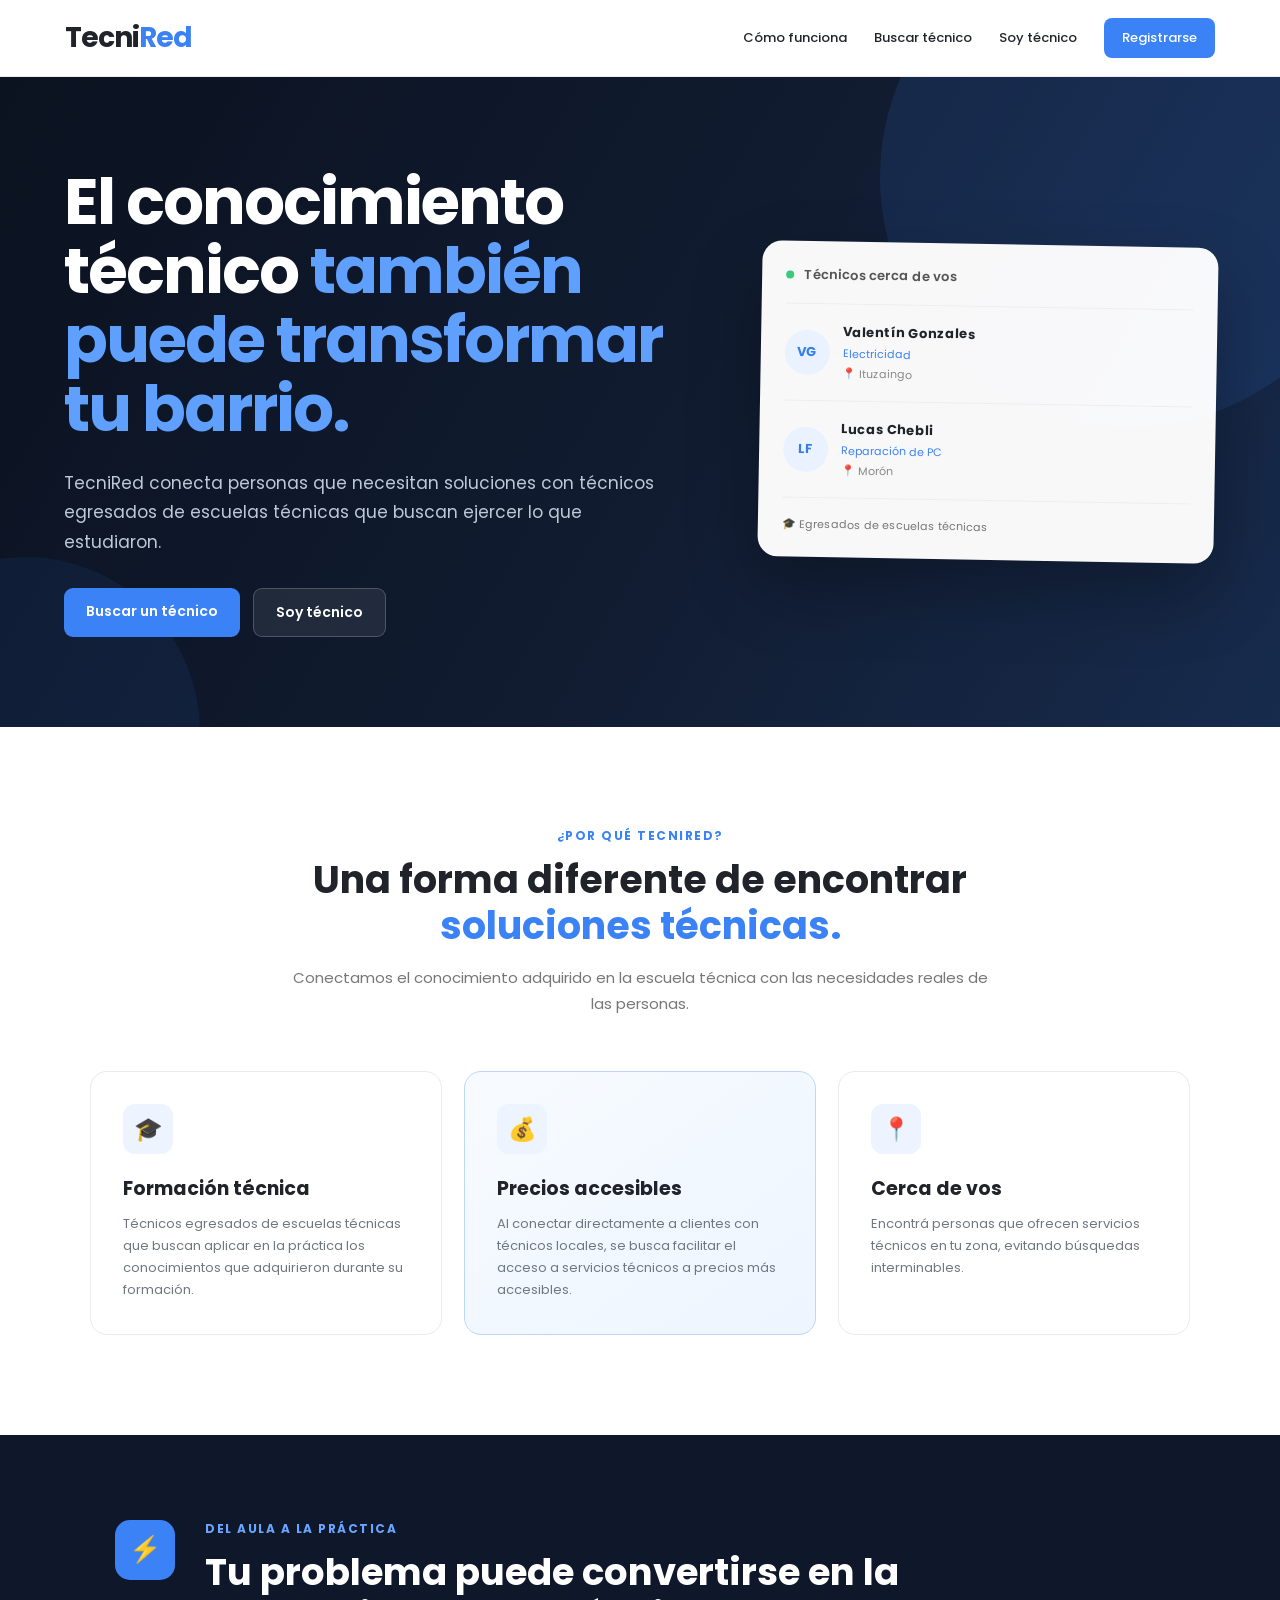
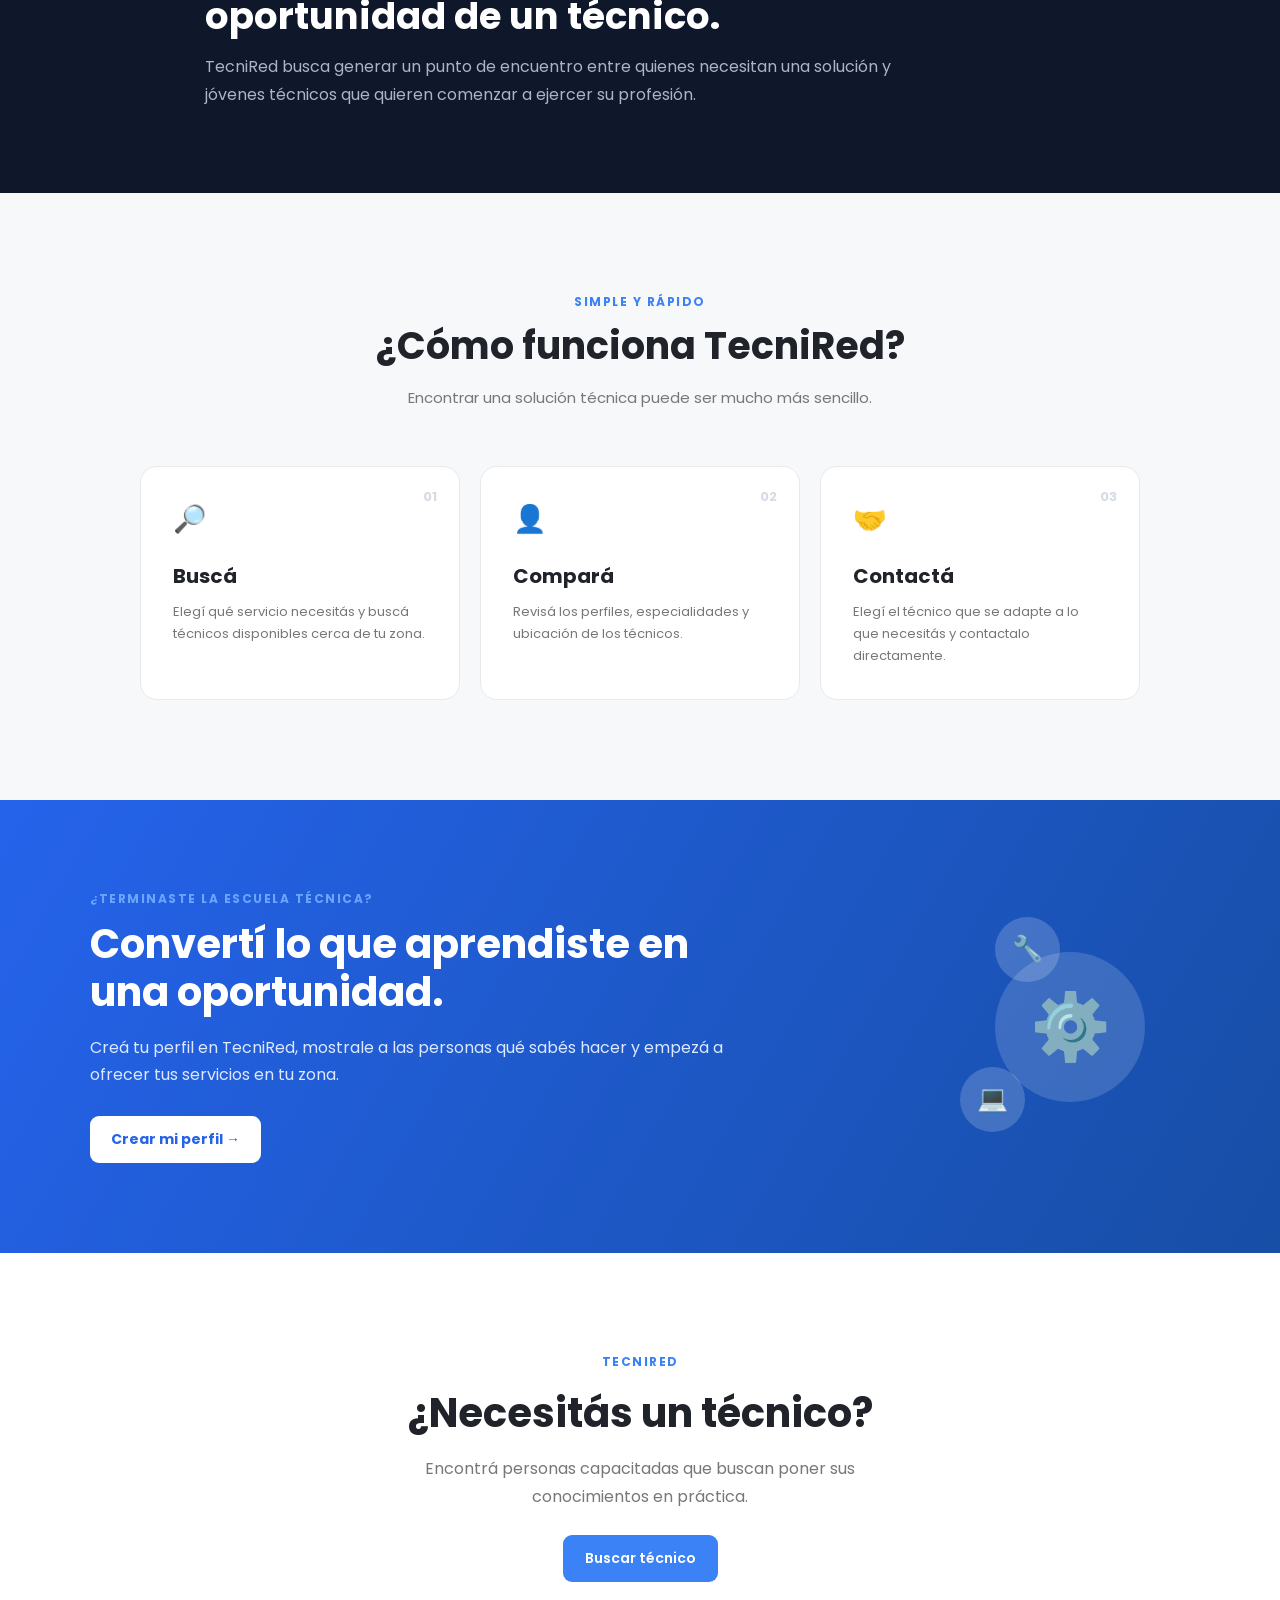
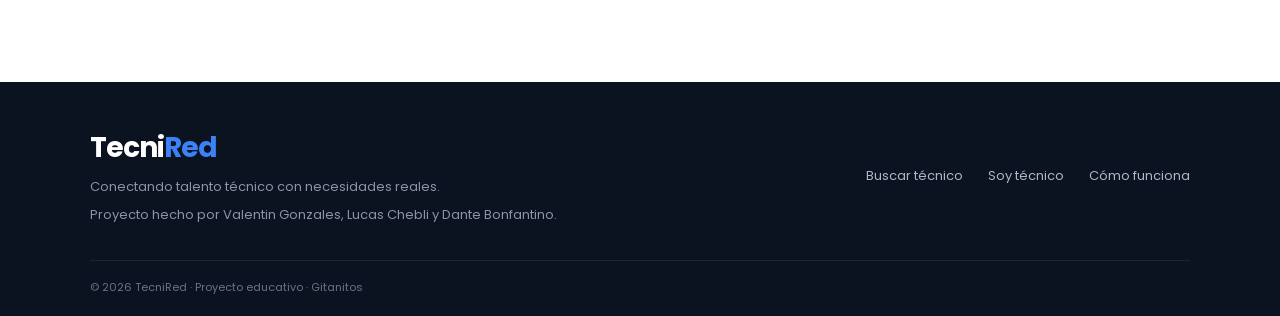
<file: index.html>
<!DOCTYPE html>
<html lang="es">

<head>

    <meta charset="UTF-8">

    <meta name="viewport" content="width=device-width, initial-scale=1.0">

    <title>TecniRed | Técnicos cerca tuyo</title>

    <link rel="stylesheet" href="style.css">

</head>


<body>




<header class="navbar">

    <div class="nav-container">

        <a href="index.html" class="logo">
            Tecni<span>Red</span>
        </a>


        <nav class="nav-links">

            <a href="#como-funciona">
                Cómo funciona
            </a>

            <a href="tecnicos.html" target="_blank">
                Buscar técnico
            </a>

            <a href="registro.html" target="_blank">
                Soy técnico
            </a>

            <a href="registro.html"
               target="_blank"
               class="btn-register">

                Registrarse

            </a>

        </nav>

    </div>

</header>



<main>


<section class="hero-fixar">

    <div class="hero-overlay"></div>


    <div class="hero-container">


        <div class="hero-text">


            <h1>

                El conocimiento técnico
                <span>también puede transformar tu barrio.</span>

            </h1>


            <p class="hero-description">

                TecniRed conecta personas que necesitan soluciones
                con técnicos egresados de escuelas técnicas que
                buscan ejercer lo que estudiaron.

            </p>
 
            <div class="hero-buttons">

                <a href="tecnicos.html"
                   target="_blank"
                   class="main-button">

                    Buscar un técnico

                </a>


                <a href="registro.html"
                   target="_blank"
                   class="secondary-button">

                    Soy técnico

                </a>

            </div>


        </div>



        <div class="hero-card">

            <div class="hero-card-top">

                <span class="status-dot"></span>

                Técnicos cerca de vos

            </div>


            <div class="mini-technician">

                <div class="mini-avatar">
                    VG
                </div>


                <div>

                    <strong>
                        Valentín Gonzales
                    </strong>

                    <span>
                        Electricidad
                    </span>

                    <small>
                        📍 Ituzaingo
                    </small>

                </div>


            </div>


            <div class="mini-technician">

                <div class="mini-avatar">
                    LF
                </div>


                <div>

                    <strong>
                        Lucas Chebli
                    </strong>

                    <span>
                        Reparación de PC
                    </span>

                    <small>
                        📍 Morón
                    </small>

                </div>


            </div>


            <div class="hero-card-footer">

                <span>
                    🎓 Egresados de escuelas técnicas
                </span>

            </div>

        </div>

    </div>

</section>





<section class="value-section">

    <div class="section-heading">

        <span class="section-tag">
            ¿Por qué TecniRed?
        </span>


        <h2>
            Una forma diferente de encontrar
            <span>soluciones técnicas.</span>
        </h2>


        <p>
            Conectamos el conocimiento adquirido en la escuela
            técnica con las necesidades reales de las personas.
        </p>

    </div>



    <div class="value-grid">


        <article class="value-card">

            <div class="value-icon">
                🎓
            </div>

            <h3>
                Formación técnica
            </h3>

            <p>
                Técnicos egresados de escuelas técnicas que
                buscan aplicar en la práctica los conocimientos
                que adquirieron durante su formación.
            </p>

        </article>



        <article class="value-card featured">

            <div class="value-icon">
                💰
            </div>

            <h3>
                Precios accesibles
            </h3>

            <p>
                Al conectar directamente a clientes con técnicos
                locales, se busca facilitar el acceso a servicios
                técnicos a precios más accesibles.
            </p>

        </article>



        <article class="value-card">

            <div class="value-icon">
                📍
            </div>

            <h3>
                Cerca de vos
            </h3>

            <p>
                Encontrá personas que ofrecen servicios técnicos
                en tu zona, evitando búsquedas interminables.
            </p>

        </article>


    </div>

</section>





<section class="highlight-section">

    <div class="highlight-content">

        <span class="highlight-icon">
            ⚡
        </span>


        <div>

            <span class="section-tag light">
                Del aula a la práctica
            </span>


            <h2>
                Tu problema puede convertirse
                en la oportunidad de un técnico.
            </h2>


            <p>
                TecniRed busca generar un punto de encuentro entre
                quienes necesitan una solución y jóvenes técnicos
                que quieren comenzar a ejercer su profesión.
            </p>

        </div>

    </div>

</section>




<section id="como-funciona"
         class="steps-section">


    <div class="section-heading">

        <span class="section-tag">
            Simple y rápido
        </span>


        <h2>
            ¿Cómo funciona TecniRed?
        </h2>


        <p>
            Encontrar una solución técnica puede ser mucho más sencillo.
        </p>

    </div>



    <div class="steps-grid">


        <article class="step-card">

            <span class="step-number">
                01
            </span>


            <div class="step-icon">
                🔎
            </div>


            <h3>
                Buscá
            </h3>


            <p>
                Elegí qué servicio necesitás y buscá
                técnicos disponibles cerca de tu zona.
            </p>

        </article>



        <article class="step-card">

            <span class="step-number">
                02
            </span>


            <div class="step-icon">
                👤
            </div>


            <h3>
                Compará
            </h3>


            <p>
                Revisá los perfiles, especialidades y
                ubicación de los técnicos.
            </p>

        </article>



        <article class="step-card">

            <span class="step-number">
                03
            </span>


            <div class="step-icon">
                🤝
            </div>


            <h3>
                Contactá
            </h3>


            <p>
                Elegí el técnico que se adapte a lo que
                necesitás y contactalo directamente.
            </p>

        </article>


    </div>

</section>





<section class="technician-cta">

    <div class="technician-cta-content">


        <div>

            <span class="section-tag light">
                ¿Terminaste la escuela técnica?
            </span>


            <h2>
                Convertí lo que aprendiste
                en una oportunidad.
            </h2>


            <p>
                Creá tu perfil en TecniRed, mostrale a las personas
                qué sabés hacer y empezá a ofrecer tus servicios
                en tu zona.
            </p>


            <a href="registro.html"
               target="_blank"
               class="cta-white">

                Crear mi perfil →

            </a>

        </div>


        <div class="technician-illustration">

            <div class="circle-tech">
                ⚙️
            </div>

            <div class="circle-tech small">
                🔧
            </div>

            <div class="circle-tech small second">
                💻
            </div>

        </div>


    </div>

</section>



<section class="final-cta">

    <span class="section-tag">
        TecniRed
    </span>


    <h2>
        ¿Necesitás un técnico?
    </h2>


    <p>
        Encontrá personas capacitadas que buscan
        poner sus conocimientos en práctica.
    </p>


    <a href="tecnicos.html"
       target="_blank"
       class="main-button">

        Buscar técnico

    </a>

</section>


</main>





<footer>

    <div class="footer-content">

        <div>

            <a href="index.html" class="logo">
                Tecni<span>Red</span>
            </a>

            <p>
                Conectando talento técnico con
                necesidades reales.
            </p>
            <p>
                Proyecto hecho por Valentin Gonzales, Lucas Chebli y Dante Bonfantino.
            </p>

        </div>


        <div class="footer-links">

            <a href="tecnicos.html">
                Buscar técnico
            </a>

            <a href="registro.html">
                Soy técnico
            </a>

            <a href="#como-funciona">
                Cómo funciona
            </a>

        </div>

    </div>


    <div class="footer-bottom">

        © 2026 TecniRed · Proyecto educativo · Gitanitos

    </div>

</footer>


</body>

</html>
</file>
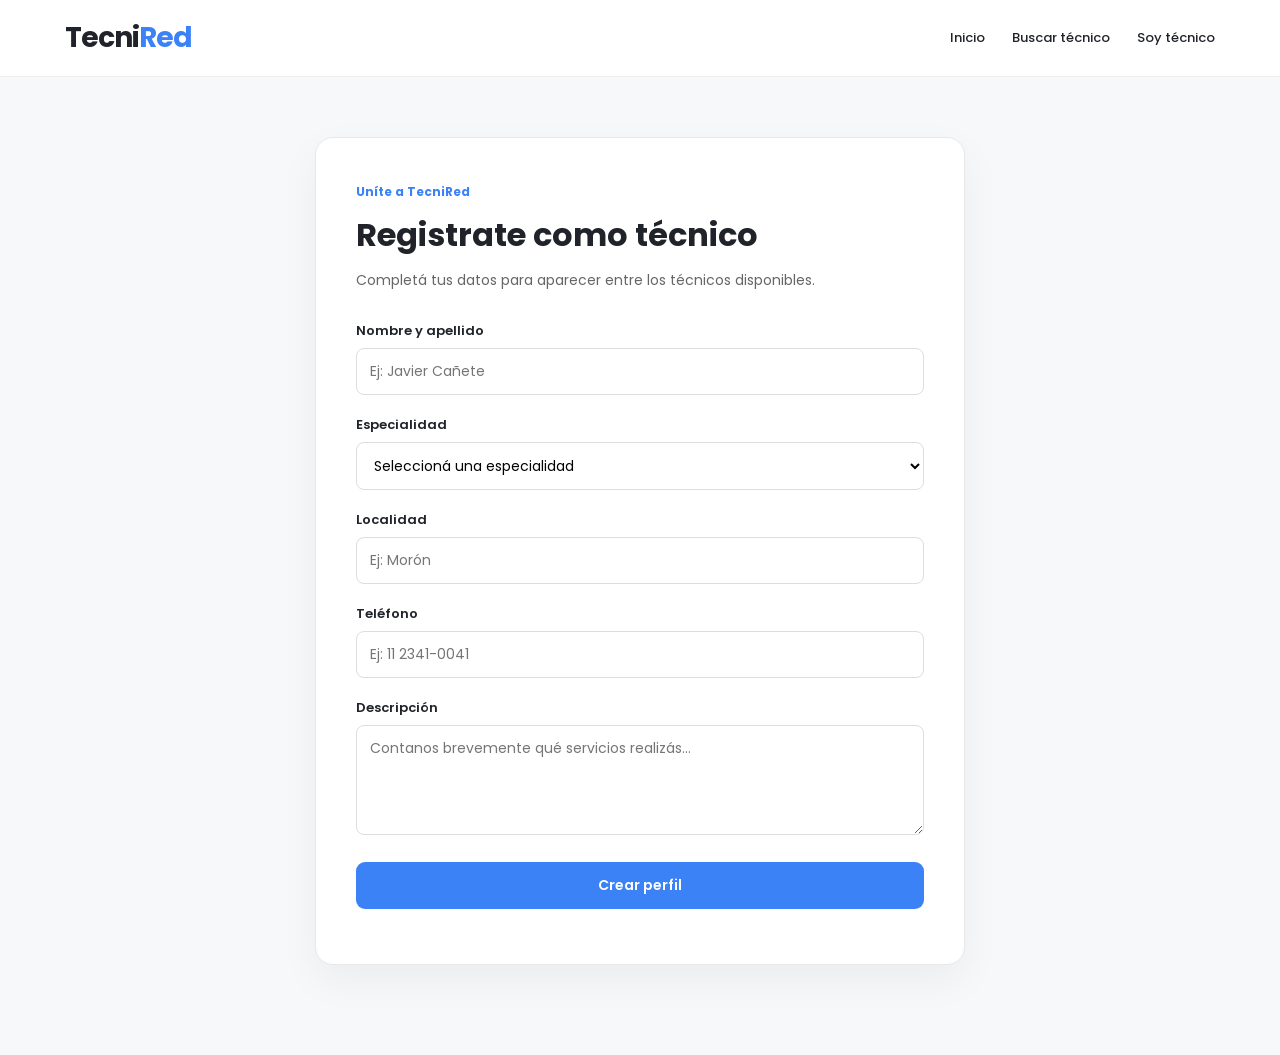
<file: registro.html>
<!DOCTYPE html>
<html lang="es">

<head>

    <meta charset="UTF-8">

    <meta name="viewport"
          content="width=device-width, initial-scale=1.0">

    <title>TecniRed | Registrarse</title>

    <link rel="stylesheet"
          href="style.css">

</head>


<body>


<header class="navbar">

    <div class="nav-container">

        <a href="index.html"
           class="logo">
            Tecni<span>Red</span>
        </a>

        <nav class="nav-links">

            <a href="index.html">
                Inicio
            </a>

            <a href="tecnicos.html">
                Buscar técnico
            </a>

            <a href="registro.html">
                Soy técnico
            </a>

        </nav>

    </div>

</header>


<main class="registro-page">


    <section class="registro-box">

        <div class="registro-title">

            <span class="hero-tag">
                Uníte a TecniRed
            </span>

            <h1>
                Registrate como técnico
            </h1>

            <p>
                Completá tus datos para aparecer
                entre los técnicos disponibles.
            </p>

        </div>


        <form id="formRegistro">


            <div class="form-group">

                <label for="nombre">
                    Nombre y apellido
                </label>

                <input
                    type="text"
                    id="nombre"
                    placeholder="Ej: Javier Cañete"
                    required>

            </div>


            <div class="form-group">

                <label for="especialidad">
                    Especialidad
                </label>

                <select
                    id="especialidad"
                    required>

                    <option value="">
                        Seleccioná una especialidad
                    </option>

                    <option value="Electricidad">
                        Electricidad
                    </option>

                    <option value="Plomería">
                        Plomería
                    </option>

                    <option value="Reparación de PC">
                        Reparación de PC
                    </option>

                    <option value="Celulares">
                        Reparación de celulares
                    </option>

                    <option value="Aire acondicionado">
                        Aire acondicionado
                    </option>

                    <option value="Electrónica">
                        Electrónica
                    </option>

                    <option value="Otros">
                        Otros
                    </option>

                </select>

            </div>


            <div class="form-group">

                <label for="ubicacion">
                    Localidad
                </label>

                <input
                    type="text"
                    id="ubicacion"
                    placeholder="Ej: Morón"
                    required>

            </div>


            <div class="form-group">

                <label for="telefono">
                    Teléfono
                </label>

                <input
                    type="tel"
                    id="telefono"
                    placeholder="Ej: 11 2341-0041"
                    required>

            </div>


            <div class="form-group">

                <label for="descripcion">
                    Descripción
                </label>

                <textarea
                    id="descripcion"
                    placeholder="Contanos brevemente qué servicios realizás..."
                    rows="4"
                    required></textarea>

            </div>


            <button
                type="submit"
                class="main-button full-button">

                Crear perfil

            </button>


            <p
                id="mensajeRegistro"
                class="mensaje-registro">
            </p>


        </form>

    </section>

</main>


<script src="script.js"></script>

</body>
</html>
</file>
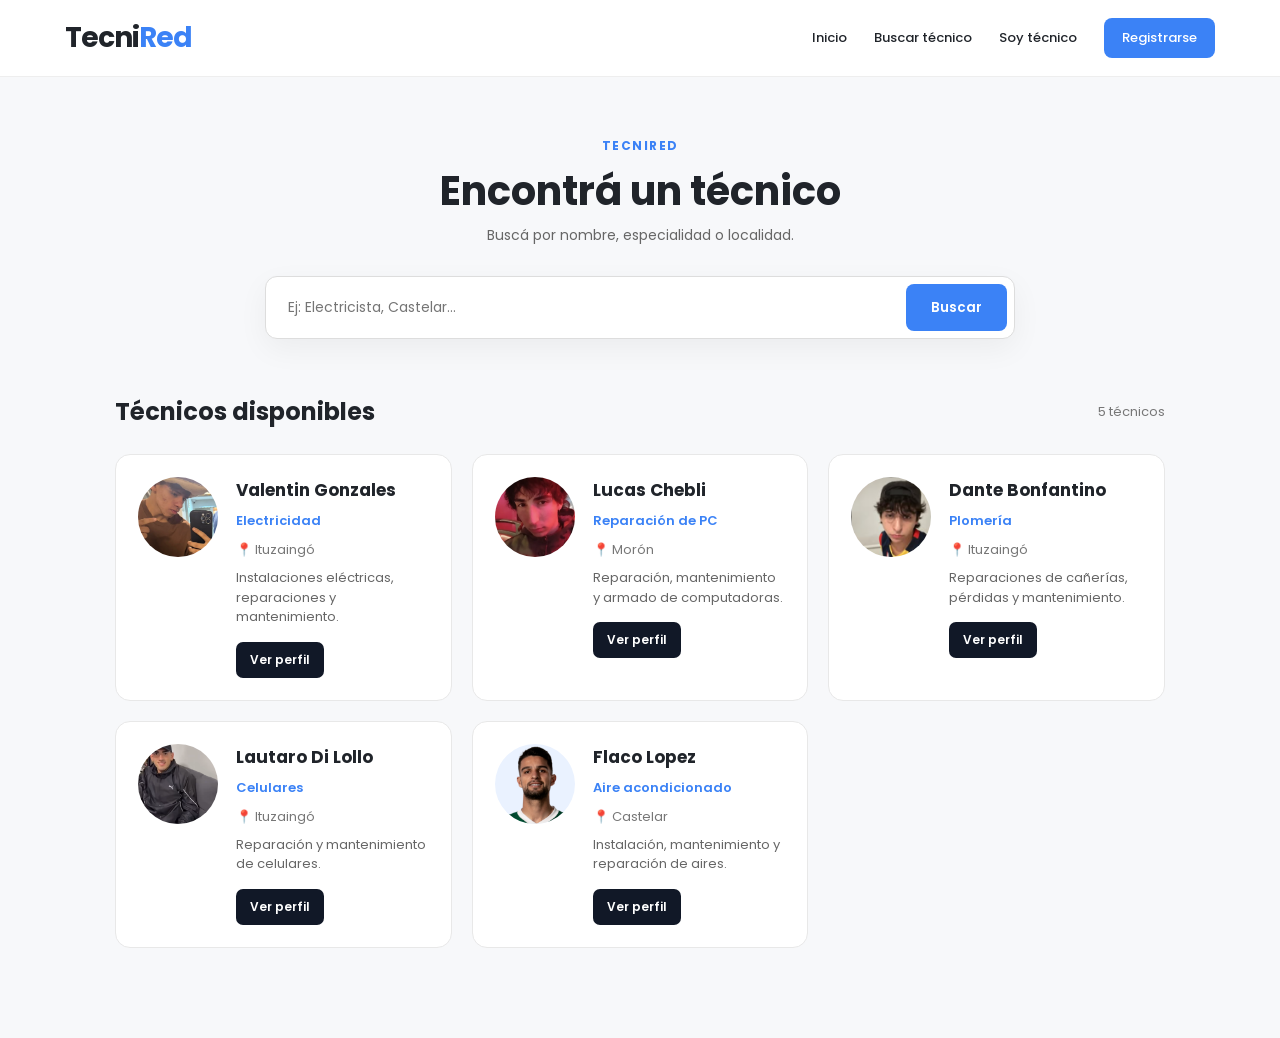
<file: tecnicos.html>
<!DOCTYPE html>
<html lang="es">

<head>

    <meta charset="UTF-8">

    <meta name="viewport"
          content="width=device-width, initial-scale=1.0">

    <title>TecniRed | Buscar técnico</title>

    <link rel="stylesheet"
          href="style.css">

</head>


<body>


<header class="navbar">

    <div class="nav-container">

        <a href="index.html"
           class="logo">
            Tecni<span>Red</span>
        </a>

        <nav class="nav-links">

            <a href="index.html">
                Inicio
            </a>

            <a href="tecnicos.html">
                Buscar técnico
            </a>

            <a href="registro.html"
               target="_blank">
                Soy técnico
            </a>

            <a href="registro.html"
               target="_blank"
               class="btn-register">
                Registrarse
            </a>

        </nav>

    </div>

</header>


<main class="tecnicos-page">


    <section class="search-header">

        <span class="hero-tag">
            TecniRed
        </span>

        <h1>
            Encontrá un técnico
        </h1>

        <p>
            Buscá por nombre, especialidad o localidad.
        </p>


        <div class="search-container">

            <input
                type="text"
                id="busqueda"
                placeholder="Ej: Electricista, Castelar..."
                autocomplete="off"
            >

            <button
                type="button"
                id="botonBuscar">
                Buscar
            </button>

        </div>

    </section>


    <section class="results-section">

        <div class="results-top">

            <h2>
                Técnicos disponibles
            </h2>

            <span id="cantidadResultados">
                0 técnicos
            </span>

        </div>


        <div
            id="resultados"
            class="technicians-grid">
        </div>


        <div
            id="sinResultados"
            class="sin-resultados">

            <h3>
                No encontramos técnicos
            </h3>

            <p>
                Probá buscando otra especialidad o localidad.
            </p>

        </div>

    </section>

</main>


<script src="script.js"></script>

</body>
</html>
</file>
<file: style.css>
@import url('https://fonts.googleapis.com/css2?family=Poppins:wght@400;500;600;700&display=swap');



* {
    margin: 0;
    padding: 0;
    box-sizing: border-box;
}


html {
    scroll-behavior: smooth;
}


body {
    font-family: 'Poppins', sans-serif;
    background: #f7f8fa;
    color: #20242a;
}


a {
    text-decoration: none;
    color: inherit;
}


button,
input,
select,
textarea {
    font-family: inherit;
}



.navbar {
    background: white;

    border-bottom: 1px solid #eeeeee;

    position: sticky;
    top: 0;

    z-index: 1000;
}


.nav-container {
    max-width: 1200px;

    margin: auto;

    padding: 17px 25px;

    display: flex;

    align-items: center;

    justify-content: space-between;
}


.logo {
    font-size: 28px;

    font-weight: 700;

    letter-spacing: -1px;
}


.logo span {
    color: #3b82f6;
}


.nav-links {
    display: flex;

    align-items: center;

    gap: 27px;
}


.nav-links a {
    font-size: 13px;

    font-weight: 500;

    transition: .2s;
}


.nav-links a:hover {
    color: #3b82f6;
}


.btn-register {
    background: #3b82f6;

    color: white !important;

    padding: 10px 18px;

    border-radius: 8px;
}


.btn-register:hover {
    background: #2563eb;
}



.main-button,
.secondary-button {
    display: inline-block;

    padding: 13px 22px;

    border-radius: 9px;

    font-size: 14px;

    font-weight: 600;

    border: none;

    cursor: pointer;

    transition: .2s;
}


.main-button {
    background: #3b82f6;

    color: white;
}


.main-button:hover {
    background: #2563eb;

    transform: translateY(-1px);
}


.secondary-button {
    background: rgba(255,255,255,.08);

    color: white;

    border: 1px solid rgba(255,255,255,.2);
}


.secondary-button:hover {
    background: rgba(255,255,255,.15);
}


.full-button {
    width: 100%;
}



.hero-fixar {
    min-height: 650px;

    position: relative;

    overflow: hidden;

    display: flex;

    align-items: center;

    background:
        linear-gradient(
            120deg,
            #0b1220 0%,
            #111c31 55%,
            #172b4d 100%
        );
}


.hero-fixar::before {
    content: "";

    position: absolute;

    width: 500px;
    height: 500px;

    border-radius: 50%;

    background: rgba(59,130,246,.12);

    right: -100px;
    top: -150px;
}


.hero-fixar::after {
    content: "";

    position: absolute;

    width: 350px;
    height: 350px;

    border-radius: 50%;

    background: rgba(59,130,246,.08);

    left: -150px;
    bottom: -180px;
}


.hero-container {
    width: 1200px;

    max-width: 90%;

    margin: auto;

    display: grid;

    grid-template-columns: 1.15fr .85fr;

    align-items: center;

    gap: 80px;

    position: relative;

    z-index: 2;
}


.hero-text {
    max-width: 700px;
}


.hero-badge {
    display: inline-flex;

    padding: 8px 14px;

    border-radius: 30px;

    background: rgba(255,255,255,.08);

    border: 1px solid rgba(255,255,255,.12);

    color: #bcd6ff;

    font-size: 13px;

    font-weight: 600;

    margin-bottom: 22px;
}


.hero-text h1 {
    color: white;

    font-size: clamp(42px, 5vw, 64px);

    line-height: 1.08;

    letter-spacing: -2px;

    margin-bottom: 25px;
}


.hero-text h1 span {
    color: #5fa0ff;
}


.hero-description {
    color: #bdc8d8;

    font-size: 17px;

    line-height: 1.75;

    max-width: 650px;

    margin-bottom: 30px;
}


.hero-buttons {
    display: flex;

    gap: 13px;
}


.hero-note {
    color: #aebbd0;

    font-size: 13px;

    margin-top: 20px;
}


.hero-note span {
    color: #55d98b;

    margin-right: 5px;
}



.hero-card {
    background: rgba(255,255,255,.97);

    border-radius: 20px;

    padding: 24px;

    box-shadow:
        0 30px 70px rgba(0,0,0,.3);

    transform: rotate(1deg);
}


.hero-card-top {
    font-size: 13px;

    font-weight: 600;

    color: #555;

    padding-bottom: 18px;

    border-bottom: 1px solid #eee;
}


.status-dot {
    display: inline-block;

    width: 8px;
    height: 8px;

    border-radius: 50%;

    background: #39c978;

    margin-right: 7px;
}


.mini-technician {
    display: flex;

    align-items: center;

    gap: 13px;

    padding: 18px 0;

    border-bottom: 1px solid #eee;
}


.mini-avatar {
    width: 45px;
    height: 45px;

    flex-shrink: 0;

    border-radius: 50%;

    background: #eaf2ff;

    color: #367fe8;

    display: flex;

    align-items: center;

    justify-content: center;

    font-size: 13px;

    font-weight: 700;
}


.mini-technician div:nth-child(2) {
    flex: 1;
}


.mini-technician strong {
    display: block;

    font-size: 13px;

    margin-bottom: 3px;
}


.mini-technician span {
    display: block;

    color: #3b82f6;

    font-size: 11px;
}


.mini-technician small {
    display: block;

    color: #888;

    font-size: 11px;

    margin-top: 3px;
}


.mini-arrow {
    color: #3b82f6;

    font-size: 20px !important;
}


.hero-card-footer {
    padding-top: 18px;

    color: #777;

    font-size: 11px;
}



.section-heading {
    max-width: 700px;

    margin: 0 auto 55px;

    text-align: center;
}


.section-tag {
    display: block;

    color: #3b82f6;

    font-size: 12px;

    text-transform: uppercase;

    letter-spacing: 1.5px;

    font-weight: 700;

    margin-bottom: 12px;
}


.section-tag.light {
    color: #6ba5ff;
}


.section-heading h2 {
    font-size: 38px;

    line-height: 1.2;

    margin-bottom: 17px;
}


.section-heading h2 span {
    color: #3b82f6;
}


.section-heading p {
    color: #777;

    line-height: 1.7;

    font-size: 15px;
}



.value-section {
    padding: 100px 25px;

    background: white;
}


.value-grid {
    max-width: 1100px;

    margin: auto;

    display: grid;

    grid-template-columns:
        repeat(3, 1fr);

    gap: 22px;
}


.value-card {
    padding: 32px;

    border: 1px solid #e8ebef;

    border-radius: 17px;

    background: #fff;

    transition: .25s;
}


.value-card:hover {
    transform: translateY(-5px);

    box-shadow:
        0 15px 40px rgba(0,0,0,.07);
}


.value-card.featured {
    border-color: #bcd7ff;

    background:
        linear-gradient(
            145deg,
            #f7fbff,
            #eef5ff
        );
}


.value-icon {
    width: 50px;
    height: 50px;

    border-radius: 12px;

    background: #edf4ff;

    display: flex;

    align-items: center;

    justify-content: center;

    font-size: 23px;

    margin-bottom: 20px;
}


.value-card h3 {
    font-size: 19px;

    margin-bottom: 10px;
}


.value-card p {
    color: #707780;

    line-height: 1.7;

    font-size: 13px;
}



.highlight-section {
    padding: 85px 25px;

    background: #0f172a;
}


.highlight-content {
    max-width: 1050px;

    margin: auto;

    display: flex;

    align-items: flex-start;

    gap: 30px;
}


.highlight-icon {
    width: 60px;
    height: 60px;

    flex-shrink: 0;

    border-radius: 15px;

    background: #3b82f6;

    display: flex;

    align-items: center;

    justify-content: center;

    font-size: 26px;
}


.highlight-content h2 {
    color: white;

    font-size: 37px;

    line-height: 1.2;

    max-width: 750px;

    margin-bottom: 15px;
}


.highlight-content p {
    color: #aab5c5;

    line-height: 1.7;

    max-width: 720px;
}


.steps-section {
    padding: 100px 25px;

    background: #f7f8fa;
}


.steps-grid {
    max-width: 1000px;

    margin: auto;

    display: grid;

    grid-template-columns:
        repeat(3, 1fr);

    gap: 20px;
}


.step-card {
    position: relative;

    background: white;

    padding: 32px;

    border-radius: 17px;

    border: 1px solid #e7e9ed;
}


.step-number {
    position: absolute;

    top: 20px;
    right: 22px;

    color: #d6dce5;

    font-weight: 700;

    font-size: 13px;
}


.step-icon {
    font-size: 27px;

    margin-bottom: 22px;
}


.step-card h3 {
    font-size: 20px;

    margin-bottom: 10px;
}


.step-card p {
    color: #777;

    font-size: 13px;

    line-height: 1.7;
}



.technician-cta {
    padding: 90px 25px;

    background:
        linear-gradient(
            120deg,
            #2563eb,
            #174ea6
        );
}


.technician-cta-content {
    max-width: 1100px;

    margin: auto;

    display: flex;

    align-items: center;

    justify-content: space-between;

    gap: 50px;
}


.technician-cta h2 {
    color: white;

    font-size: 40px;

    line-height: 1.2;

    max-width: 650px;

    margin-bottom: 18px;
}


.technician-cta p {
    color: #dce9ff;

    max-width: 650px;

    line-height: 1.7;

    margin-bottom: 28px;
}


.cta-white {
    display: inline-block;

    background: white;

    color: #2563eb;

    padding: 13px 21px;

    border-radius: 9px;

    font-weight: 700;

    font-size: 14px;
}


.technician-illustration {
    width: 230px;
    height: 230px;

    position: relative;
}


.circle-tech {
    width: 150px;
    height: 150px;

    position: absolute;

    top: 40px;
    left: 35px;

    border-radius: 50%;

    background: rgba(255,255,255,.15);

    display: flex;

    align-items: center;

    justify-content: center;

    font-size: 65px;
}


.circle-tech.small {
    width: 65px;
    height: 65px;

    top: 5px;
    right: 5px;

    font-size: 25px;

    background: rgba(255,255,255,.18);
}


.circle-tech.second {
    top: auto;
    right: auto;

    bottom: 10px;
    left: 0;
}



.final-cta {
    text-align: center;

    padding: 100px 25px;

    background: white;
}


.final-cta h2 {
    font-size: 40px;

    margin-bottom: 12px;
}


.final-cta p {
    color: #777;

    max-width: 550px;

    margin: 0 auto 25px;

    line-height: 1.7;
}



footer {
    background: #0b1220;

    color: white;

    padding: 45px 25px 20px;
}


.footer-content {
    max-width: 1100px;

    margin: auto;

    display: flex;

    justify-content: space-between;

    gap: 30px;
}


.footer-content .logo {
    color: white;
}


.footer-content p {
    color: #8995a8;

    font-size: 13px;

    margin-top: 8px;
}


.footer-links {
    display: flex;

    gap: 25px;

    align-items: center;
}


.footer-links a {
    color: #aeb8c7;

    font-size: 13px;
}


.footer-links a:hover {
    color: white;
}


.footer-bottom {
    max-width: 1100px;

    margin: 35px auto 0;

    padding-top: 18px;

    border-top: 1px solid rgba(255,255,255,.08);

    color: #687487;

    font-size: 11px;
}



.tecnicos-page {
    max-width: 1100px;

    margin: auto;

    padding: 60px 25px 90px;
}


.search-header {
    text-align: center;

    margin-bottom: 55px;
}


.search-header .hero-tag {
    color: #3b82f6;

    display: block;

    font-size: 12px;

    font-weight: 700;

    text-transform: uppercase;

    letter-spacing: 1.5px;

    margin-bottom: 12px;
}


.search-header h1 {
    font-size: 40px;

    line-height: 1.2;

    margin-bottom: 10px;
}


.search-header p {
    color: #666;

    font-size: 14px;
}


.search-container {
    max-width: 750px;

    margin: 30px auto 0;

    display: flex;

    background: white;

    padding: 7px;

    border-radius: 12px;

    border: 1px solid #ddd;

    box-shadow:
        0 10px 30px rgba(0,0,0,.05);
}


.search-container input {
    flex: 1;

    border: none;

    outline: none;

    padding: 13px 15px;

    font-size: 14px;
}


.search-container button {
    border: none;

    background: #3b82f6;

    color: white;

    padding: 0 25px;

    border-radius: 8px;

    cursor: pointer;

    font-weight: 600;

    transition: .2s;
}


.search-container button:hover {
    background: #2563eb;
}



.results-top {
    display: flex;

    justify-content: space-between;

    align-items: center;

    margin-bottom: 25px;
}


.results-top h2 {
    font-size: 24px;
}


#cantidadResultados {
    color: #777;

    font-size: 13px;
}


.technicians-grid {
    display: grid;

    grid-template-columns:
        repeat(auto-fit, minmax(300px, 1fr));

    gap: 20px;
}


.technician-card {
    background: white;

    border: 1px solid #e8e8e8;

    border-radius: 15px;

    padding: 22px;

    display: flex;

    gap: 18px;

    transition: .2s;
}


.technician-card:hover {
    transform: translateY(-3px);

    box-shadow:
        0 10px 30px rgba(0,0,0,.08);
}

.technician-icon {
    width: 80px;
    height: 80px;
    min-width: 80px;

    flex-shrink: 0;

    display: flex;

    align-items: center;

    justify-content: center;

    border-radius: 50%;

    overflow: hidden;

    background: #eaf2ff;

    color: #3b82f6;

    font-weight: 700;

    font-size: 26px;
}


.technician-icon img {
    width: 100%;
    height: 100%;

    object-fit: cover;
    object-position: center;

    display: block;
}


.technician-icon span {
    display: none;
}


.technician-icon.sin-foto span {
    display: block;
}


.technician-icon.sin-foto img {
    display: none;
}


.technician-info {
    min-width: 0;
}


.technician-info h3 {
    font-size: 17px;

    margin-bottom: 4px;
}


.specialty {
    font-size: 13px;

    color: #3b82f6;

    font-weight: 600;
}


.location {
    font-size: 13px;

    color: #777;

    margin: 8px 0;
}


.description {
    font-size: 13px;

    color: #666;

    line-height: 1.5;

    margin-bottom: 15px;
}


.profile-button {
    border: none;

    background: #111827;

    color: white;

    padding: 9px 14px;

    border-radius: 7px;

    cursor: pointer;

    font-size: 12px;

    font-weight: 600;

    transition: .2s;
}


.profile-button:hover {
    background: #3b82f6;
}


.sin-resultados {
    display: none;

    text-align: center;

    padding: 60px 20px;

    color: #777;
}


.sin-resultados h3 {
    color: #222;

    margin-bottom: 8px;
}



.registro-page {
    max-width: 700px;

    margin: auto;

    padding: 60px 25px 90px;
}


.registro-box {
    background: white;

    padding: 40px;

    border-radius: 18px;

    border: 1px solid #e8e8e8;

    box-shadow:
        0 15px 40px rgba(0,0,0,.05);
}


.registro-title {
    margin-bottom: 30px;
}


.registro-title .hero-tag {
    color: #3b82f6;

    font-size: 12px;

    font-weight: 700;
}


.registro-title h1 {
    font-size: 32px;

    margin: 8px 0 10px;
}


.registro-title p {
    color: #666;

    font-size: 14px;

    line-height: 1.6;
}


.form-group {
    margin-bottom: 20px;
}


.form-group label {
    display: block;

    font-size: 13px;

    font-weight: 600;

    margin-bottom: 7px;
}


.form-group input,
.form-group select,
.form-group textarea {
    width: 100%;

    padding: 12px 13px;

    border: 1px solid #ddd;

    border-radius: 8px;

    outline: none;

    font-size: 14px;

    background: white;

    transition: .2s;
}


.form-group input:focus,
.form-group select:focus,
.form-group textarea:focus {
    border-color: #3b82f6;

    box-shadow:
        0 0 0 3px rgba(59,130,246,.08);
}


.form-group textarea {
    resize: vertical;

    min-height: 110px;
}


.mensaje-registro {
    text-align: center;

    margin-top: 15px;

    font-size: 14px;
}


.mensaje-exito {
    color: #16a34a;
}


.perfil-page {
    max-width: 850px;

    margin: auto;

    padding: 70px 25px 100px;
}


.perfil-card {
    background: white;

    border-radius: 20px;

    padding: 45px;

    display: flex;

    gap: 35px;

    align-items: flex-start;

    border: 1px solid #e8e8e8;

    box-shadow:
        0 15px 40px rgba(0,0,0,.05);
}

.perfil-avatar {
    width: 130px;
    height: 130px;
    min-width: 130px;

    flex-shrink: 0;

    border-radius: 50%;

    overflow: hidden;

    background: #eaf2ff;

    color: #3b82f6;

    display: flex;

    align-items: center;

    justify-content: center;

    font-size: 42px;

    font-weight: 700;
}


.perfil-avatar img {
    width: 100%;
    height: 100%;

    object-fit: cover;
    object-position: center;

    display: block;
}


.perfil-avatar span {
    display: none;
}


.perfil-avatar.sin-foto-perfil span {
    display: block;
}


.perfil-avatar.sin-foto-perfil img {
    display: none;
}


.perfil-info {
    flex: 1;
}


.perfil-info .hero-tag {
    color: #3b82f6;

    font-size: 12px;

    font-weight: 700;
}


.perfil-info h1 {
    font-size: 34px;

    margin: 6px 0 5px;
}


.perfil-info h3 {
    color: #3b82f6;

    font-size: 17px;

    margin-bottom: 10px;
}


.perfil-location {
    color: #777;

    margin-bottom: 20px;
}


.perfil-info > p {
    color: #555;

    line-height: 1.7;

    margin-bottom: 25px;
}


.perfil-contacto {
    background: #f7f8fa;

    padding: 18px;

    border-radius: 10px;

    margin-bottom: 25px;
}


.perfil-contacto strong {
    font-size: 13px;
}


.perfil-contacto p {
    margin-top: 5px;

    color: #555;

    font-size: 14px;
}


.ubicacion {
    padding: 80px 25px;

    background: white;
}


.ubicacion .texto {
    max-width: 900px;

    margin: auto;

    text-align: center;
}


.ubicacion h2 {
    font-size: 32px;

    margin-bottom: 15px;
}


.ubicacion p {
    color: #666;

    line-height: 1.7;
}



@media (max-width: 900px) {

    .hero-container {
        grid-template-columns: 1fr;

        gap: 50px;

        padding: 70px 0;
    }


    .hero-card {
        max-width: 500px;

        width: 100%;

        margin: auto;
    }


    .value-grid,
    .steps-grid {
        grid-template-columns: 1fr;
    }


    .technician-cta-content {
        flex-direction: column;

        align-items: flex-start;
    }


    .technician-illustration {
        display: none;
    }

}


@media (max-width: 700px) {

    .nav-container {
        flex-direction: column;

        gap: 15px;
    }


    .nav-links {
        gap: 12px;

        flex-wrap: wrap;

        justify-content: center;
    }


    .hero-text h1 {
        font-size: 42px;

        letter-spacing: -1px;
    }


    .hero-buttons {
        flex-direction: column;
    }


    .hero-buttons a {
        text-align: center;
    }


    .search-container {
        flex-direction: column;

        gap: 7px;
    }


    .search-container button {
        padding: 12px;
    }


    .perfil-card {
        flex-direction: column;

        align-items: center;

        text-align: center;

        padding: 30px 25px;
    }


    .registro-box {
        padding: 28px 22px;
    }


    .highlight-content {
        flex-direction: column;
    }


    .highlight-content h2 {
        font-size: 30px;
    }


    .section-heading h2 {
        font-size: 30px;
    }


    .technician-cta h2 {
        font-size: 30px;
    }


    .final-cta h2 {
        font-size: 30px;
    }


    .footer-content {
        flex-direction: column;
    }


    .footer-links {
        flex-wrap: wrap;
    }

}


@media (max-width: 450px) {

    .nav-links {
        font-size: 12px;
    }


    .nav-links .btn-register {
        padding: 8px 12px;
    }


    .hero-text h1 {
        font-size: 35px;
    }


    .hero-description {
        font-size: 15px;
    }


    .technician-card {
        flex-direction: column;
    }


    .technician-icon {
        width: 65px;
        height: 85px;
    }


    .search-header h1 {
        font-size: 32px;
    }

    

}

    

}
</file>
